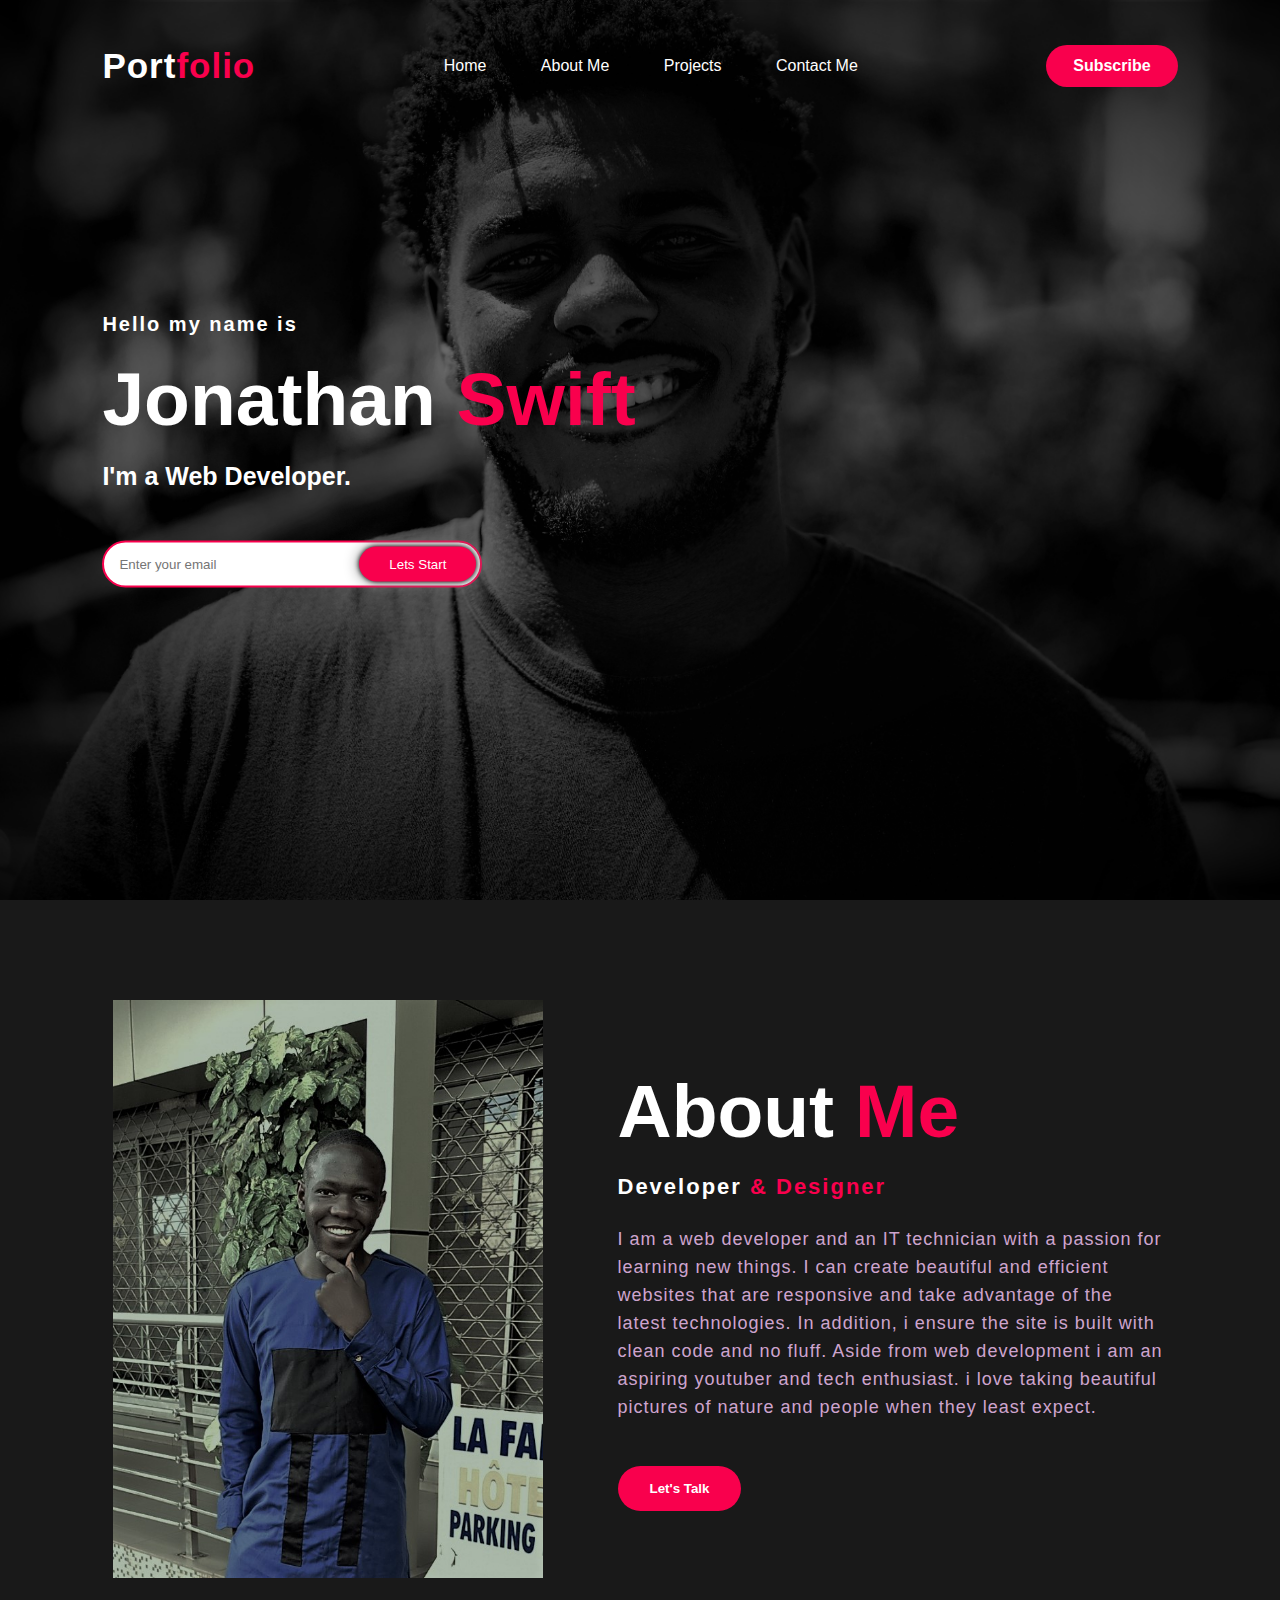
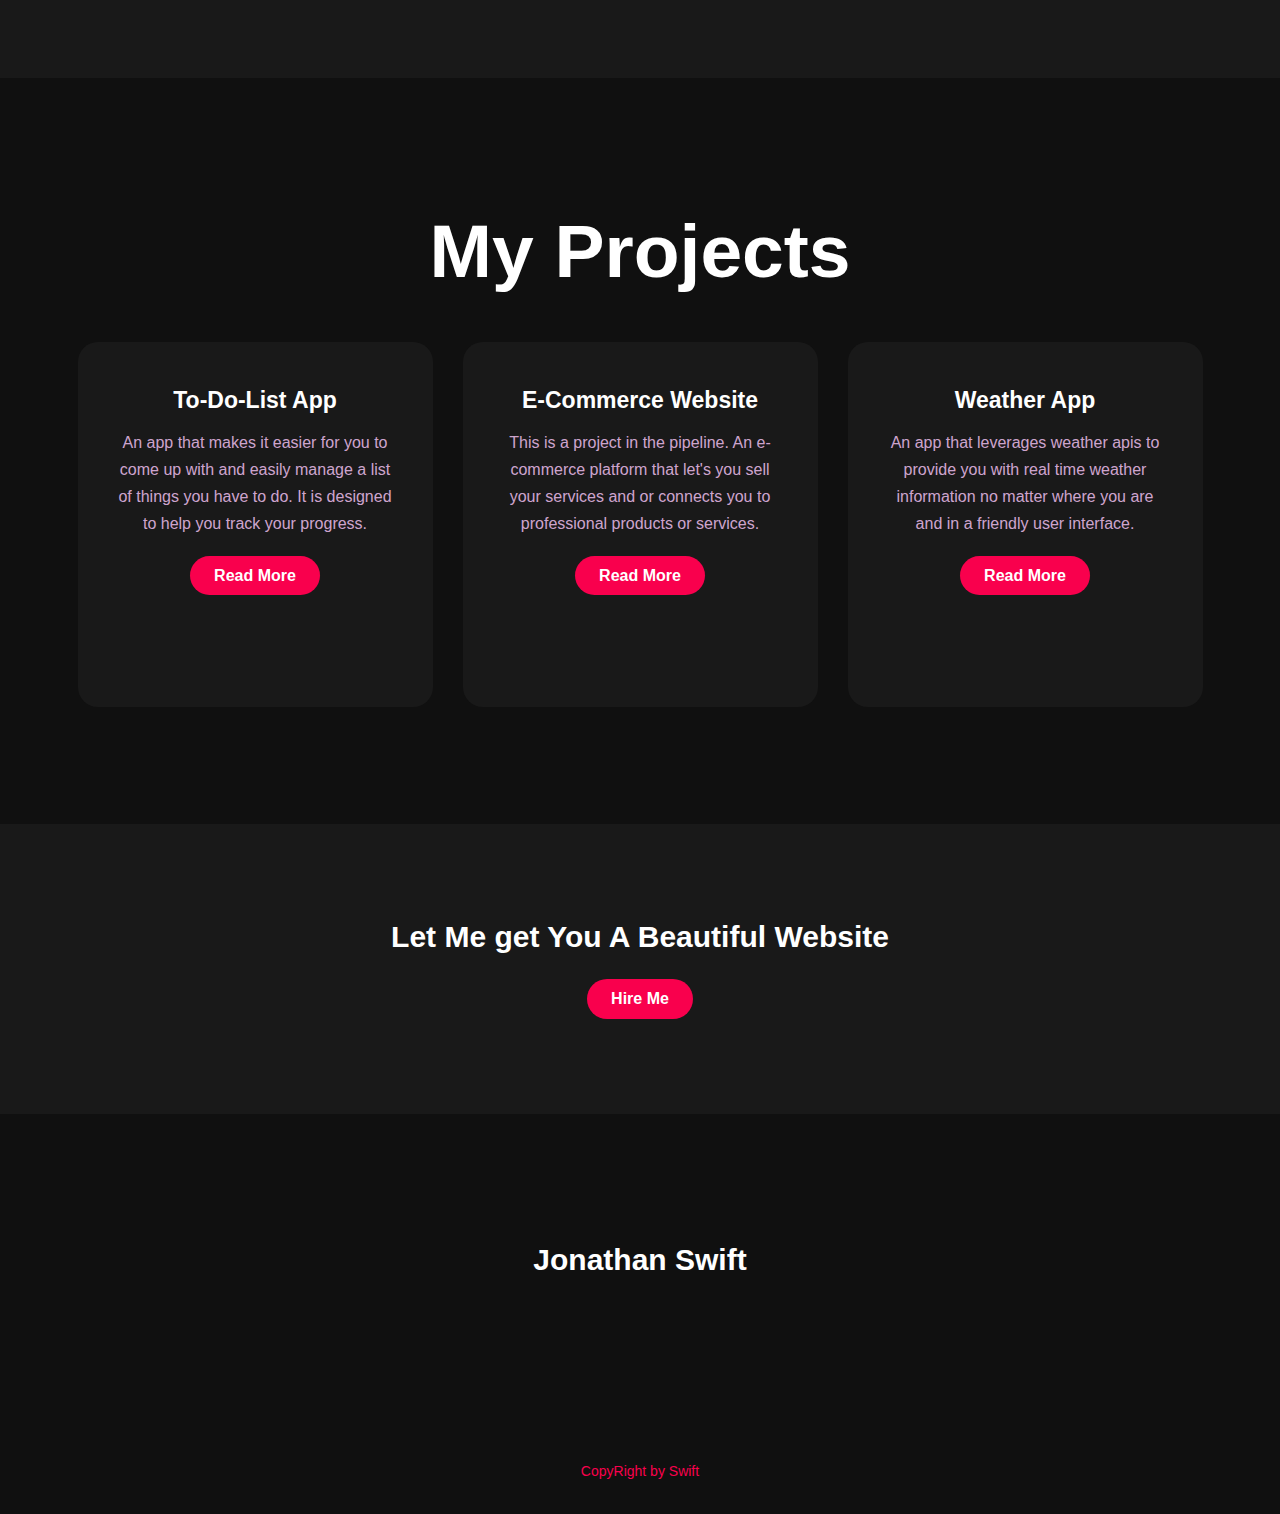
<file: index.html>
<!DOCTYPE html>
<html lang="en">
<head>
    <meta charset="UTF-8">
    <meta http-equiv="X-UA-Compatible" content="IE=edge">
    <meta name="viewport" content="width=device-width, initial-scale=1.0">
    <title>Swift-Portfolio</title>
    <link rel="stylesheet" type="text/css" href="styles.css"> 

    <link rel="stylesheet" href="https://cdnjs.cloudflare.com/ajax/libs/font-awesome/6.3.0/css/all.min.css" integrity="sha512-SzlrxWUlpfuzQ+pcUCosxcglQRNAq/DZjVsC0lE40xsADsfeQoEypE+enwcOiGjk/bSuGGKHEyjSoQ1zVisanQ==" crossorigin="anonymous" referrerpolicy="no-referrer" />

</head>
<body>
   <div class="hero">
    <nav>
        <h2 class="logo">Port<span>folio</span></h2>
        <ul>
            <li><a href="#">Home</a></li>
            <li><a href="#">About Me</a></li>
            <li><a href="#">Projects</a></li>
            <li><a href="#">Contact Me</a></li>
        </ul>
        <a href="#" class="btn"> Subscribe</a>
    </nav>

    <div class="content">
        <h4>Hello my name is</h4>
        <h1>Jonathan <span>Swift</span></h1>
        <h3>I'm a Web Developer.</h3>
        <div class="newsletter">
            <form>
                    <input type="email" name="email" id="mail" placeholder="Enter your email" required>
                    <input type="submit" name="submit" id="submit" value="Lets Start"  required>
                
            </form>
        </div>
    </div>
   </div>
   
   <section class="about">
        <div class="main">
            <img src="img/mobilebg.jpg" alt="an image of Jonathan">
            <div class="about-text">
                <h2>About <span> Me</span></h2>
                <h5>Developer <span> & Designer </span></h5>
                <p>I am a web developer and an IT technician with a passion for learning new things. I can create beautiful and efficient websites that are responsive and take advantage of the latest technologies. In addition, i ensure the site is built with clean code and no fluff. Aside from web development i am an aspiring youtuber and tech enthusiast. i love taking beautiful pictures of nature and people when they least expect. </p>
                <button type="button">Let's Talk</button>
                <div class="social-media">

                </div>
            </div>
           
        </div>
   </section>

    <div class="service">
        <div class="title">
            <h2>My Projects</h2>
        </div>
        <div class="box">
            <div class="card">
                <i class="fa-solid fa-list"></i>
                <h5>To-Do-List App</h5>
                <div class="pra">
                    <p>An app that makes it easier for you to come up with and easily manage a list of things you have to do. It is designed to help you track your progress.</p>

                    <p style="text-align: center;">
                        <a class="button" href="#">Read More</a>
                    </p>
                </div>
            </div>

            <div class="card">
                <i class="fa-solid fa-store"></i>
                <h5>E-Commerce Website</h5>
                <div class="pra">
                    <p>This is a project in the pipeline. An e-commerce platform that let's you sell your services and or connects you to professional products or services.</p>

                    <p style="text-align: center;">
                        <a class="button" href="#">Read More</a>
                    </p>
                </div>
            </div>

            <div class="card">
                <i class="fa-solid fa-cloud"></i>
                <h5>Weather App</h5>
                <div class="pra">
                    <p>An app that leverages weather apis to provide you with real time weather information no matter where you are and in a friendly user interface.</p>

                    <p style="text-align: center;">
                        <a class="button" href="#">Read More</a>
                    </p>
                </div>
            </div>
        </div>
    </div>
    <div class="contact-me">
        <p>Let Me get You A Beautiful Website</p>
        <a class="button-two"href="#">Hire Me</a>
    </div>
    <footer>
        <p>Jonathan Swift</p>
        <div class="social">
            <a href="#"><i class="fa-brands fa-twitter"></i></a>
            <a href="#"><i class="fa-brands fa-linkedin"></i></a>
            <a href="#"><i class="fa-brands fa-whatsapp"></i></a>
            <a href="#"><i class="fa-brands fa-facebook"></i></a>
        </div>
        <p class="end">CopyRight by Swift</p>
    </footer>
</body>
</html>
</file>
<file: styles.css>
*{
    padding: 0;
    margin: 0;
    box-sizing: border-box;
    font-family: 'Josefin sans', sans-serif;
}
:root{
    --content-text-color:#fff;

}


.hero{
    height: 100vh;
    width: 100%;
    background-image: url(img/bg.jpg);
    background-size: cover;
    background-position: center;
    /* background-color:rgba(0, 0, 0, 0.5) */
    
}

nav{
    display: flex;
    align-items: center;
    justify-content: space-between;
    padding-top: 45px;
    padding-left: 8%;
    padding-right: 8%;
}
.logo{
    color:#fff ;
    font-size: 35px;
    letter-spacing: 1px;
    cursor: pointer;
}
span{
    color: #f9004d;
}
nav ul li{
    list-style-type:none;
    display: inline-block;
    padding:10px 25px;
}
nav ul li a{
    color: #fff;
    text-decoration: none;
    text-transform: capitalize;
}
    
nav ul li a:hover {
    color: #f9004d;
    transition: 4s;

}
.btn{
    background-color: #f9004d;
    color: #fff;
    text-decoration: none;
    border: 2px solid transparent;
    font-weight: bold;
    padding: 10px 25px;
    border-radius: 30px;
    transition: 1s;
    
}
.btn:hover{
    transform: scale(1.2);
}
.content{
    position: absolute;
    top: 50%;
    left: 8%;
    transform: translateY(-50%);
}
h1{
    color: var(--content-text-color);
    margin: 20px 0px 20px;
    font-size: 75px;
}

h3{
  color:var(--content-text-color);
  font-size: 25px;
  margin-bottom: 50px;
}
h4{
    color: var(--content-text-color);
    letter-spacing: 2px;
    font-size: 20px;
}

.newsletter form{
    width: 380px;
    max-width: 100%;
    position: relative;

}

.newsletter form input:first-child{
    display: inline-block;
    width: 100%;
    padding: 14px 130px 14px 15px;
    border: 2px solid #f9004d;
    outline: none;
    border-radius: 30px;
}

.newsletter form input:last-child{
    position: absolute;
    display: inline-block;
    outline: none;
    border: none;
    padding: 10px 30px;
    border-radius: 30px;
    background-color: #f9004d;
    color: var(--content-text-color);
    box-shadow: 0px 0px 5px #000, 0px 0px 15px #858585;
    top: 6px;
    right: 6px;
}

.about{
    width: 100%;
    padding: 100px 0px;
    background-color: #191919;
}

.about img{
    height: auto;
    width: 430px;
}

.about-text{
    width: 550px;
}
.main{
    width: 1130px;
    max-width: 95%;
    margin: 0px auto;
    display: flex;
    align-items: center;
    justify-content: space-around;
}

.about-text h2{
    color: var(--content-text-color);
    font-size: 75px;
    text-transform: capitalize;
    margin-bottom:20px;
}
.about-text h5{
    color: var(--content-text-color);
    letter-spacing: 2px;
    font-size: 22px;
    margin-bottom: 25px;
    text-transform: capitalize;
}
.about-text p{
    color: #fcfc;
    letter-spacing: 1px;
    line-height: 28px;
    font-size: 18px;
    margin-bottom: 45px;
}
button{
    background-color: #f9004d;
    color: var(--content-text-color);
    text-decoration: none;
    border: 2px solid transparent;
    font-weight: bold;
    padding: 13px 30px;
    border-radius: 30px;
    transition: 2s;
}
.button:hover{
    background-color: transparent;
    border: 2px solid #f9004d;
    cursor: pointer;
}
.service{
    background: #101010;
    width: 100%;
    padding: 100px 0px;
}
.title h2{
    color: var(--content-text-color);
    font-size: 75px;
    width: 1130px;
    margin: 30px auto;
    text-align: center;
}
.box{
    display: flex;
    justify-content: center;
    align-items: center;
    min-height: 400px;
}
.card{
    height: 365px;
    width: 355px;
    padding: 20px 35px;
    background-color: #191919;
    border-radius: 20px;
    margin: 15px;
    position: relative;
    overflow: hidden;
    text-align: center;
}
h5{
    color: var(--content-text-color);
    font-size: 23px;
    margin-bottom: 15px;
}
.pra p{
    color:#fcfc;
    font-size: 16px;
    line-height: 27px;
    margin-bottom: 25px;
}
.card .button{
    background-color: #f9004d;
    color: var(--content-text-color);
    text-decoration: none;
    border: 2px solid transparent;
    font-weight: bold;
    padding: 9px 22px;
    border-radius: 30px;
    transition: 2s;
}
.card .button:hover{
    background-color: transparent;
    border: 2px solid #f9004d;
    cursor: pointer;
}
.card i{
    font-size: 50px;
    display: block;
    text-align: center;
    margin: 25px 0px;
    color: #f9004d;
}
.contact-me{
    width:100%;
    height:290px;
    background-color: #191919;
    display: flex;
    align-items: center;
    flex-direction: column;
    justify-content: center;
}
.contact-me p{
    color:var(--content-text-color);
    font-size: 30px;
    font-weight: bold;
    margin-bottom: 25px;
}

.contact-me .button-two{
    background-color: #f9004d;
    color: var(--content-text-color);
    text-decoration: none;
    border: 2px solid transparent;
    font-weight: bold;
    padding: 9px 22px;
    border-radius: 30px;
    transition: 2s;

}
.contact-me .button-two:hover{
    background-color: transparent;
    border: 2px solid #f9004d;
    cursor: pointer;

}
footer{
    position: relative;
    width: 100%;
    height:400px;
    background-color: #101010;
    display: flex;
    flex-direction: column;
    align-items: center;
    justify-content: center;
}
footer p:nth-child(1){
    font-size: 30px;
    color: var(--content-text-color);
    margin-bottom: 20px;
    font-weight: bold;
}
.social{
    display: flex;
}
.social a {
    width: 45px;
    height: 45px;
    align-items: center;
    justify-content: center;
    margin: 22px 10px;
    color:#f9004d;
    text-decoration: none;
    font-size: 30px;
    }


.end{
    position: absolute;
    color: #f9004d;
    bottom: 35px;
    font-size: 14px;

}

/* MEDIA QUERIES */

@media screen and (max-width: 1000px) and (min-width:300px){

    
    body{
    height:100vh;
    width:auto;
    background-image: url(img/bg.jpg);
    background-size: cover;
    background-repeat: no-repeat;
    background-position: center;

    }
    nav{
        position: relative;
        display: flex;
        flex-direction: column;
        align-items: right;
        justify-content: space-between;
        padding-top: 45px;
        padding-left: 8%;
        padding-right: 8%; 
        
    }
    
    .logo{
        position: relative;
        display: flex;
        color:#fff ;
        font-size: 30px;
        letter-spacing: 1px;
        cursor: pointer;
        margin-right: auto;
        margin-bottom: 0;
    }
    span{
        color: #f9004d;
    }
    ul{
        margin-right: auto;
    }
    nav ul li{
        list-style-type:none;
        display: inline-block;
        padding:8px 15px;
        position: relative;
        /* bottom: 1em; */
        top: 0.4em;
        
    }
    nav ul li a{
        color: #fff;
        font-size: 0.7em;
        text-decoration: none;
        text-transform: capitalize;
        margin-right: auto;
        position: relative;
        bottom: 1em;
        
    }
        
    nav ul li a:hover {
        color: #f9004d;
        transition: 4s;
    
    }
    .btn a{
        position: relative;
        background-color: #f9004d;
        color: #fff;
        text-decoration: none;
        border: 2px solid transparent;
        font-weight: bold;
        padding: 10px 15px;
        border-radius: 30px;
        transition: 1s;
        margin-bottom: 15px;
        margin-right: auto;
        
    }
    .btn:hover{
        transform: scale(1.0);
    }
    .content{
        position: relative;
        top: 15%;
        left: 8%;
        transform: translateY(-30%);
        
        
    }
    h1{
        color: var(--content-text-color);
        margin: 20px 0px 20px;
        font-size: 55px;
        margin-bottom:5px ;
    }
    
    h3{
      color:var(--content-text-color);
      font-size: 22px;
      margin-bottom: 20px;
    }
    h4{
        color: var(--content-text-color);
        letter-spacing: 2px;
        font-size: 20px;
    }
    
    .newsletter form{
        width: 310px;
        max-width: 100%;
        position: relative;
        bottom: 1em;
        right:1em;
    
    }
    

    .newsletter form input:first-child{
        display: inline-block;
        width: 100%;
        padding: 14px 130px 14px 15px;
        border: 2px solid #f9004d;
        outline: none;
        border-radius: 30px;
    }

    .newsletter form input:last-child{
        position: absolute;
        display: inline-block;
        outline: none;
        border: none;
        padding: 10px 30px;
        border-radius: 30px;
        background-color: #f9004d;
        color: var(--content-text-color);
        box-shadow: 0px 0px 5px #000, 0px 0px 15px #858585;
        top: 6px;
        right: 6px;
    }

   section{
    width: 100%;

   }
    .about{
        width: 110%;
        padding: 100px 0px;
        background-color: #191919;
    }

    .about img{
        height: 360px;
        width: 300px;
        margin: 25px 25px 35px 15px;
    }
    
    .about-text{
        width: 300px;
    }
    .main{
        width: 1130px;
        max-width: 95%;
        margin: 0px auto;
        display: flex;
        flex-direction: column;
        align-items: center;
        justify-content: space-around;
    }
    
    .about-text h2{
        font-size: 60px;
    }
    .about-text h5{
        color: var(--content-text-color);
        letter-spacing: 2px;
        font-size: 22px;
        margin-bottom: 25px;
        text-transform: capitalize;
    }
    .about-text p{
        color: #fcfc;
        letter-spacing: 1px;
        line-height: 30px;
        font-size: 15px;
        margin-bottom: 45px;
    }
    button{
        background-color: #f9004d;
        color: var(--content-text-color);
        text-decoration: none;
        border: 2px solid transparent;
        font-weight: bold;
        padding: 13px 30px;
        border-radius: 30px;
        transition: 2s;
    }
    button:hover{
        background-color: transparent;
        border: 2px solid #f9004d;
        cursor: pointer;
    }
    .service{
        background: #101010;
        width: 110%;
        padding: 100px 0px;
    }
    .title h2{
        color: var(--content-text-color);
        font-size: 50px;
        width: 100%;
        margin: 20px auto;
        text-align: center;
    }
    .box{
        display: flex;
        flex-direction: column;
        justify-content: center;
        align-items: center;
        min-height: 400px;
        padding: 25px 25px 35px 0;
    }
    .card{
        height: 280px;
        width: 300px;
        padding: 20px 35px;
        background-color: #191919;
        border-radius: 20px;
        margin: 15px;
        position: relative;
        overflow: hidden;
        text-align: center;
    }
    h5{
        color: var(--content-text-color);
        font-size: 20px;
        margin-bottom: 10px;
        
    }
    .pra p{
        color:#fcfc;
        font-size: 16px;
        line-height: 20px;
        margin-bottom: 25px;
    }
    .card .button{
        background-color: #f9004d;
        color: var(--content-text-color);
        text-decoration: none;
        border: 2px solid transparent;
        font-weight: bold;
        padding: 9px 22px;
        border-radius: 30px;
        transition: 2s;
    }
    .card .button:hover{
        background-color: transparent;
        border: 2px solid #f9004d;
        cursor: pointer;
    }
    .card i{
        font-size: 30px;
        display: block;
        text-align: center;
        margin: 10px 0px;
        color: #f9004d;
    }
    .contact-me{
    width:110%;
    height:290px;
    }
    .contact-me p{
        font-size: 1em;
        text-align: center;
        
    }
    footer{
        width: 110%;
        
    }
}
</file>
